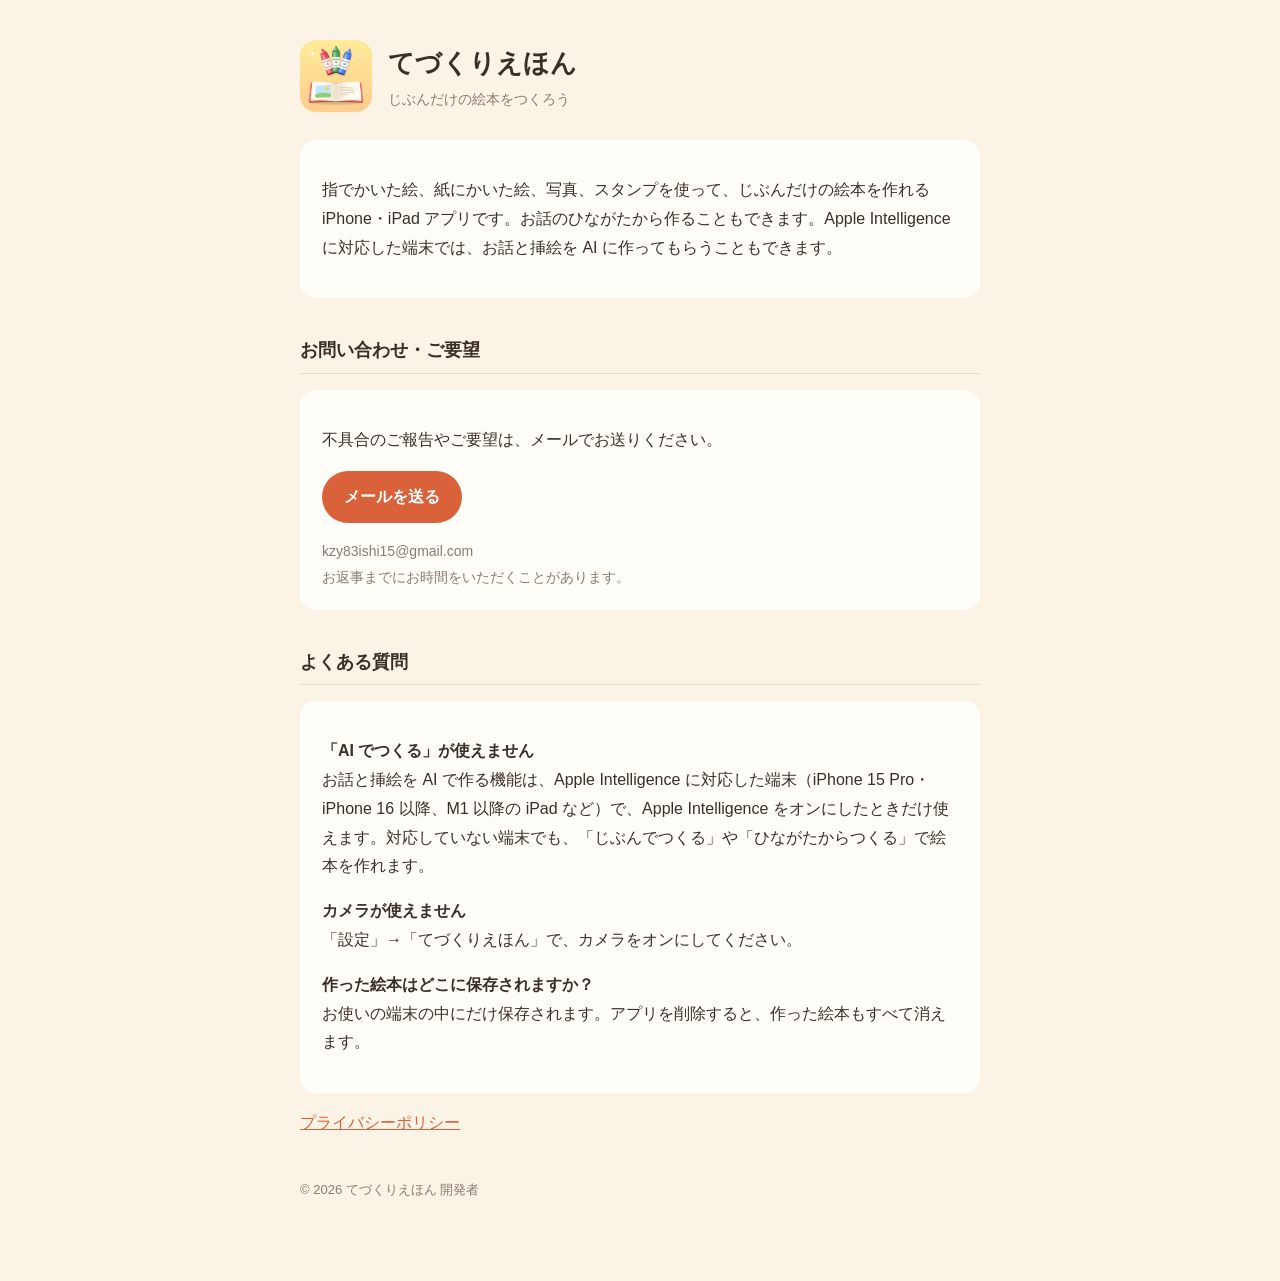
<file: index.html>
<!doctype html>
<html lang="ja">
<head>
<meta charset="utf-8">
<meta name="viewport" content="width=device-width,initial-scale=1">
<title>てづくりえほん サポート</title>
<link rel="stylesheet" href="style.css">
</head>
<body>
<main>
  <header>
    <img src="icon.png" alt="てづくりえほんのアイコン">
    <div>
      <h1>てづくりえほん</h1>
      <p class="sub">じぶんだけの絵本をつくろう</p>
    </div>
  </header>

  <div class="card">
    <p>指でかいた絵、紙にかいた絵、写真、スタンプを使って、じぶんだけの絵本を作れる iPhone・iPad アプリです。お話のひながたから作ることもできます。Apple Intelligence に対応した端末では、お話と挿絵を AI に作ってもらうこともできます。</p>
  </div>

  <h2>お問い合わせ・ご要望</h2>
  <div class="card">
    <p>不具合のご報告やご要望は、メールでお送りください。</p>
    <p><a class="button" href="mailto:kzy83ishi15@gmail.com?subject=%E3%81%A6%E3%81%A5%E3%81%8F%E3%82%8A%E3%81%88%E3%81%BB%E3%82%93%E3%81%AB%E3%81%A4%E3%81%84%E3%81%A6">メールを送る</a></p>
    <p class="sub">kzy83ishi15@gmail.com<br>お返事までにお時間をいただくことがあります。</p>
  </div>

  <h2>よくある質問</h2>
  <div class="card">
    <p><strong>「AI でつくる」が使えません</strong><br>お話と挿絵を AI で作る機能は、Apple Intelligence に対応した端末（iPhone 15 Pro・iPhone 16 以降、M1 以降の iPad など）で、Apple Intelligence をオンにしたときだけ使えます。対応していない端末でも、「じぶんでつくる」や「ひながたからつくる」で絵本を作れます。</p>
    <p><strong>カメラが使えません</strong><br>「設定」→「てづくりえほん」で、カメラをオンにしてください。</p>
    <p><strong>作った絵本はどこに保存されますか？</strong><br>お使いの端末の中にだけ保存されます。アプリを削除すると、作った絵本もすべて消えます。</p>
  </div>

  <p><a href="privacy.html">プライバシーポリシー</a></p>
  <footer>© 2026 てづくりえほん 開発者</footer>
</main>
</body>
</html>
</file>
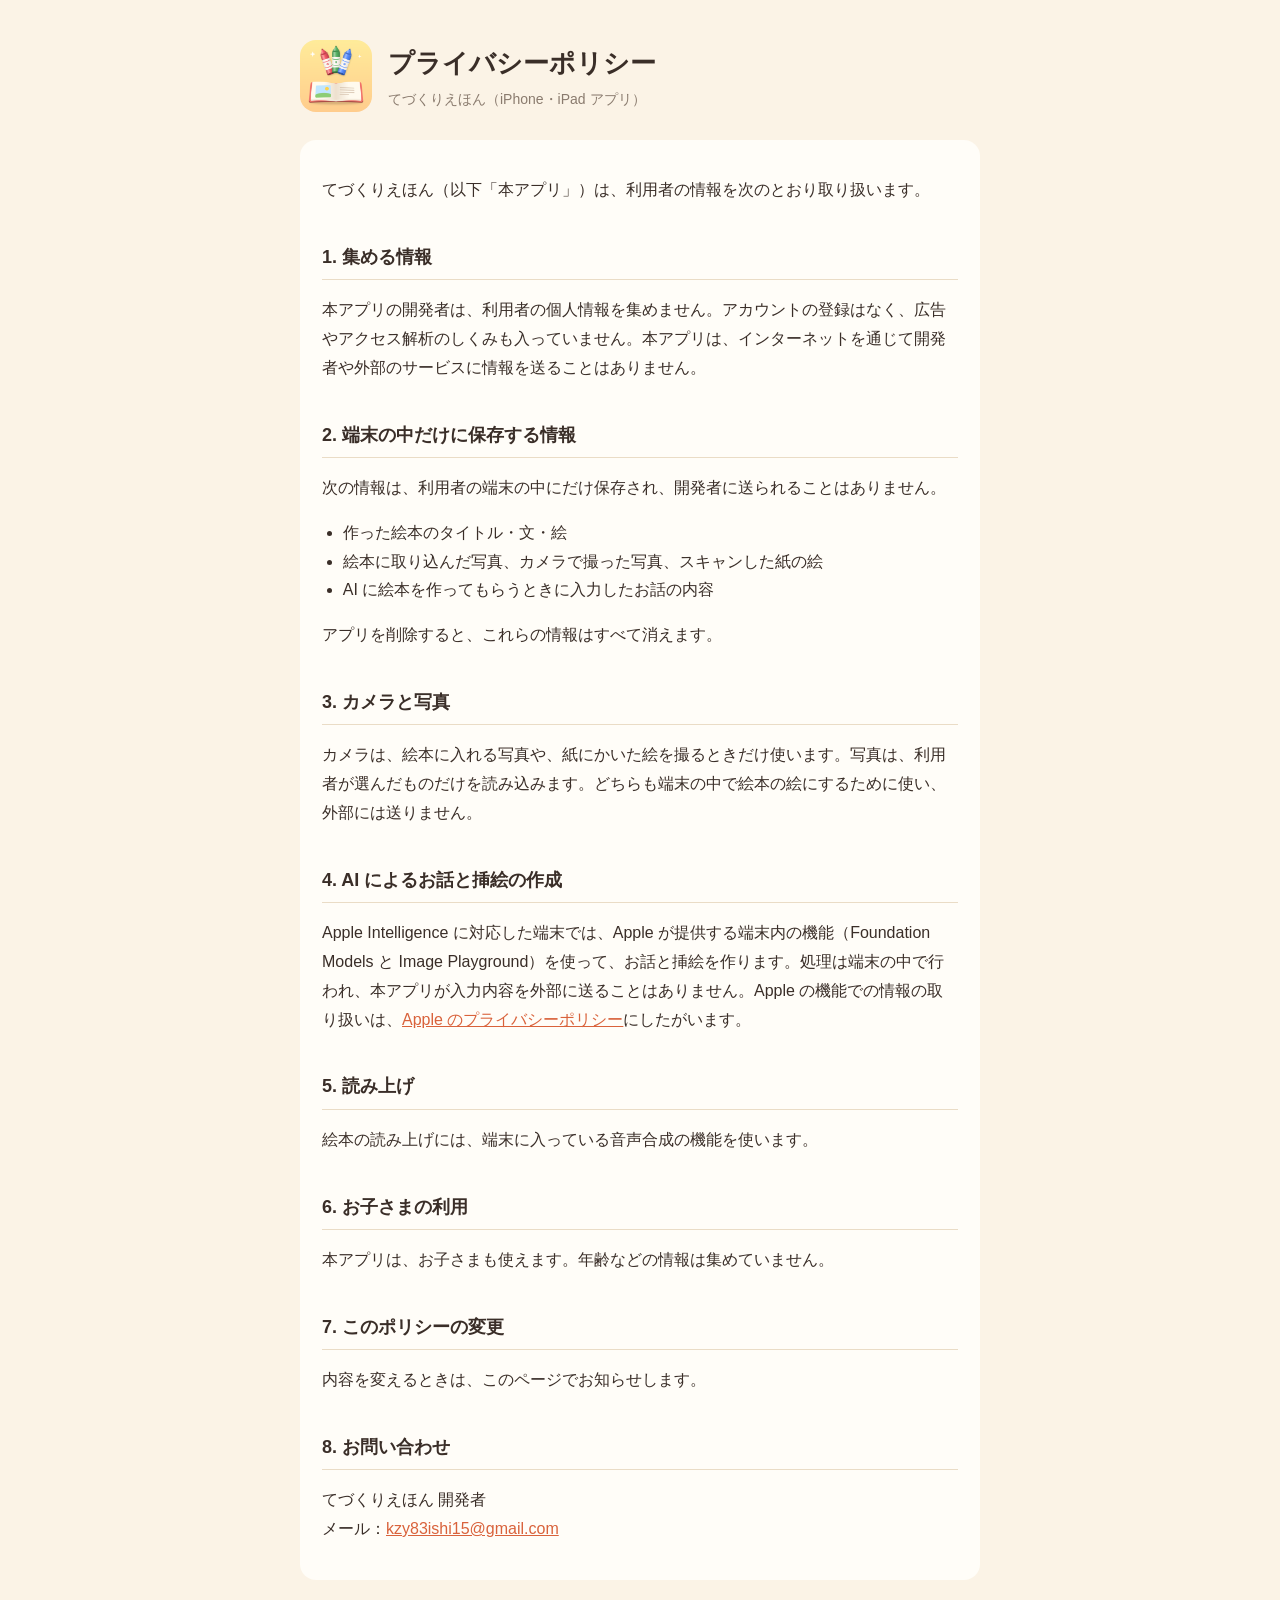
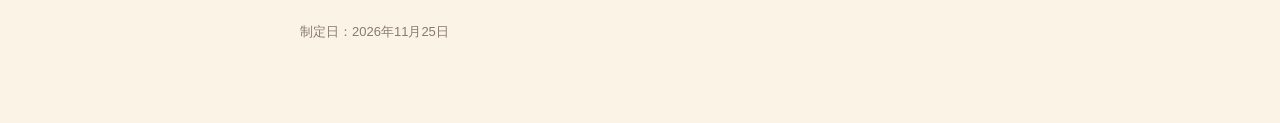
<file: privacy.html>
<!doctype html>
<html lang="ja">
<head>
<meta charset="utf-8">
<meta name="viewport" content="width=device-width,initial-scale=1">
<title>てづくりえほん プライバシーポリシー</title>
<link rel="stylesheet" href="style.css">
</head>
<body>
<main>
  <header>
    <img src="icon.png" alt="てづくりえほんのアイコン">
    <div>
      <h1>プライバシーポリシー</h1>
      <p class="sub">てづくりえほん（iPhone・iPad アプリ）</p>
    </div>
  </header>

  <section>
    <p>てづくりえほん（以下「本アプリ」）は、利用者の情報を次のとおり取り扱います。</p>

    <h2>1. 集める情報</h2>
    <p>本アプリの開発者は、利用者の個人情報を集めません。アカウントの登録はなく、広告やアクセス解析のしくみも入っていません。本アプリは、インターネットを通じて開発者や外部のサービスに情報を送ることはありません。</p>

    <h2>2. 端末の中だけに保存する情報</h2>
    <p>次の情報は、利用者の端末の中にだけ保存され、開発者に送られることはありません。</p>
    <ul>
      <li>作った絵本のタイトル・文・絵</li>
      <li>絵本に取り込んだ写真、カメラで撮った写真、スキャンした紙の絵</li>
      <li>AI に絵本を作ってもらうときに入力したお話の内容</li>
    </ul>
    <p>アプリを削除すると、これらの情報はすべて消えます。</p>

    <h2>3. カメラと写真</h2>
    <p>カメラは、絵本に入れる写真や、紙にかいた絵を撮るときだけ使います。写真は、利用者が選んだものだけを読み込みます。どちらも端末の中で絵本の絵にするために使い、外部には送りません。</p>

    <h2>4. AI によるお話と挿絵の作成</h2>
    <p>Apple Intelligence に対応した端末では、Apple が提供する端末内の機能（Foundation Models と Image Playground）を使って、お話と挿絵を作ります。処理は端末の中で行われ、本アプリが入力内容を外部に送ることはありません。Apple の機能での情報の取り扱いは、<a href="https://www.apple.com/jp/legal/privacy/">Apple のプライバシーポリシー</a>にしたがいます。</p>

    <h2>5. 読み上げ</h2>
    <p>絵本の読み上げには、端末に入っている音声合成の機能を使います。</p>

    <h2>6. お子さまの利用</h2>
    <p>本アプリは、お子さまも使えます。年齢などの情報は集めていません。</p>

    <h2>7. このポリシーの変更</h2>
    <p>内容を変えるときは、このページでお知らせします。</p>

    <h2>8. お問い合わせ</h2>
    <p>てづくりえほん 開発者<br>メール：<a href="mailto:kzy83ishi15@gmail.com">kzy83ishi15@gmail.com</a></p>
  </section>

  <footer>制定日：2026年11月25日</footer>
</main>
</body>
</html>
</file>
<file: style.css>
:root { --bg:#FBF3E6; --card:#FFFDF8; --ink:#3A2E28; --sub:#8A7B6E; --line:#EADCC6; --accent:#D9623B; }
* { box-sizing: border-box; }
body { margin:0; background:var(--bg); color:var(--ink); font-family:-apple-system,BlinkMacSystemFont,"Hiragino Maru Gothic ProN","Hiragino Sans","Noto Sans JP",sans-serif; line-height:1.8; }
main { max-width:720px; margin:0 auto; padding:40px 20px 80px; }
header { display:flex; align-items:center; gap:16px; margin-bottom:28px; }
header img { width:72px; height:72px; border-radius:16px; }
h1 { font-size:26px; margin:0; }
.sub { color:var(--sub); font-size:14px; margin:0; }
h2 { font-size:18px; margin:36px 0 8px; padding-bottom:6px; border-bottom:1px solid var(--line); }
section, .card { background:var(--card); border-radius:16px; padding:20px 22px; margin:16px 0; }
a { color:var(--accent); }
ul { padding-left:1.3em; }
.button { display:inline-block; background:var(--accent); color:#fff; text-decoration:none; padding:12px 22px; border-radius:999px; font-weight:700; }
footer { color:var(--sub); font-size:13px; margin-top:40px; }
</file>
